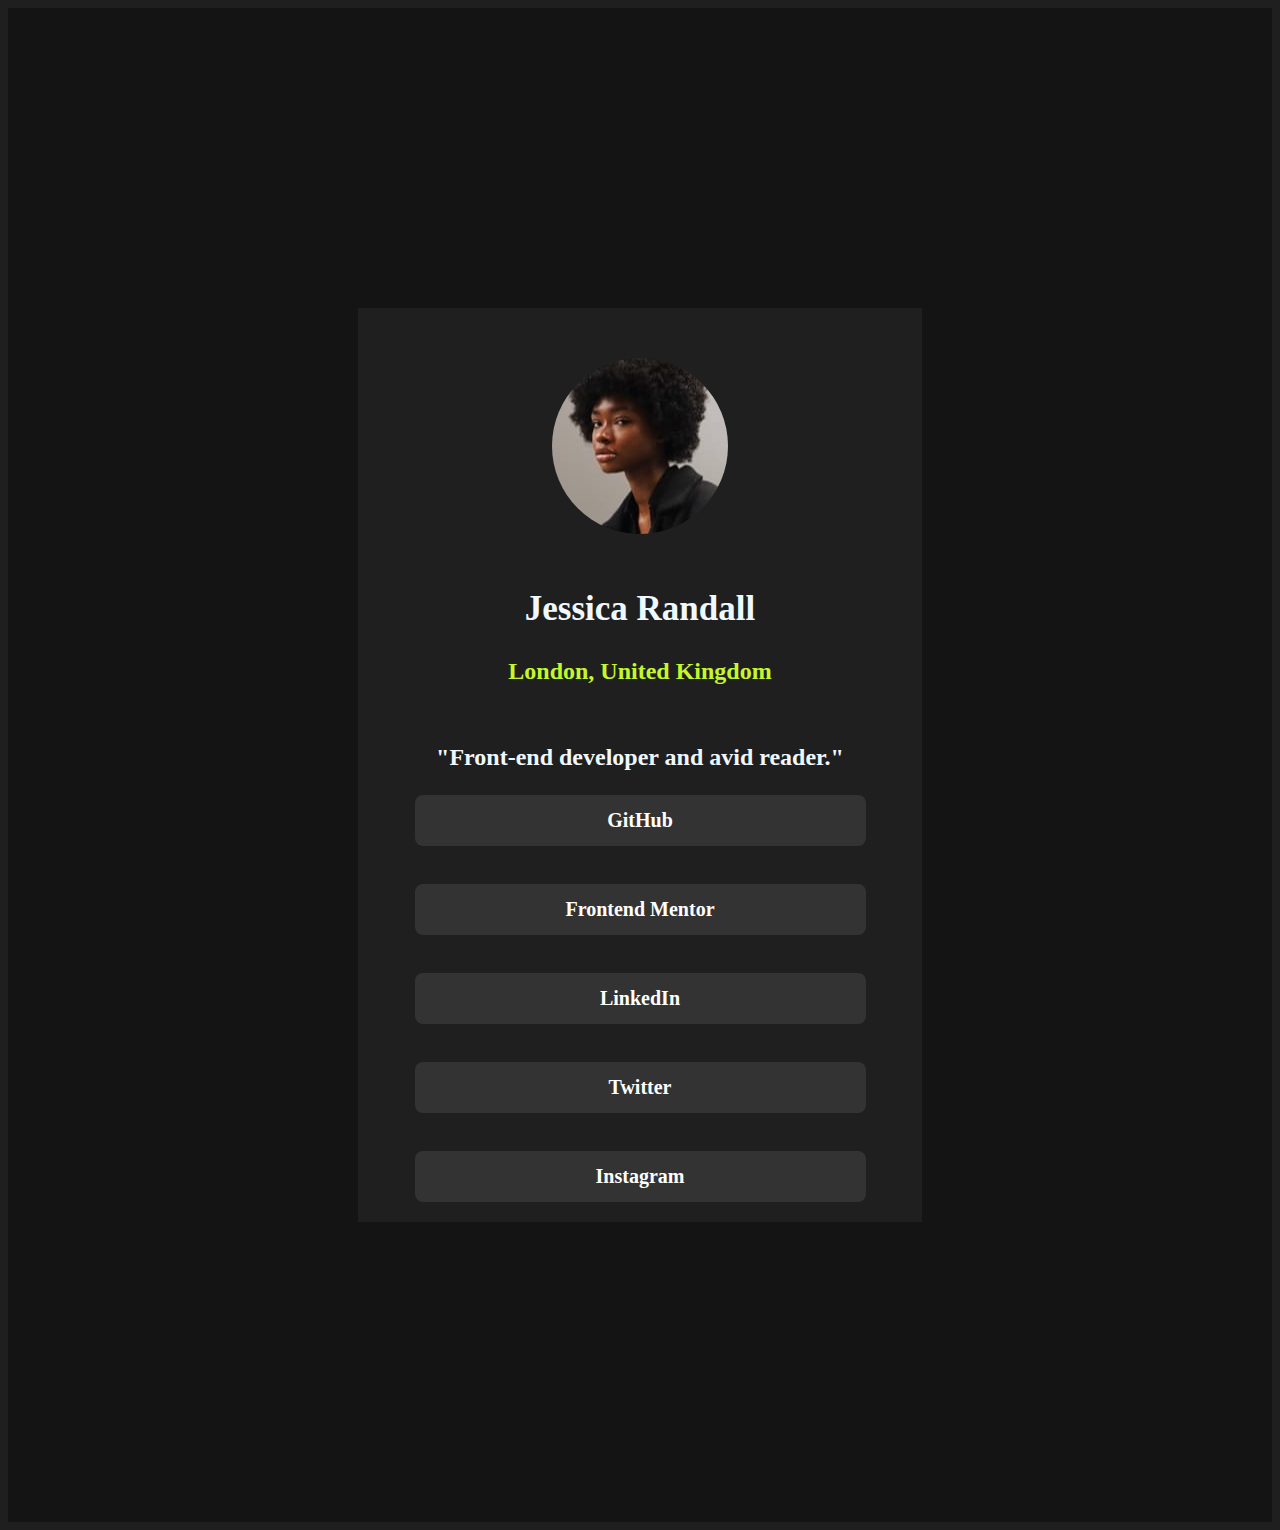
<file: 2. social_links_profile/index.html>
<!DOCTYPE html>
<html lang="en">
  <head>
    <meta charset="UTF-8" />
    <meta name="viewport" content="width=device-width, initial-scale=1.0" />
    <link rel="stylesheet" href="style.css" />
    <title>The Recepie Page</title>
  </head>

  <body>
 <img src="avatar-jessica.jpeg" class="pic" alt="Jessica Randall">   
  <h1>Jessica Randall</h1>
  <h3 class="place">London, United Kingdom</h3>
  <h3 class="info">"Front-end developer and avid reader."</h3>
  <div class="buttons">
    <a href="https://github.com/" target="_blank">GitHub</a>
    <br>
    <a href="https://frontendmentor.io/" target="_blank">Frontend Mentor</a>
    <br>
    <a href="https://linkedin.com/" target="_blank">LinkedIn</a>
    <br>
    <a href="https://twitter.com/" target="_blank">Twitter</a>
    <br>
    <a href="https://instagram.com/" target="_blank">Instagram</a>
  </div>
  </body>
</file>
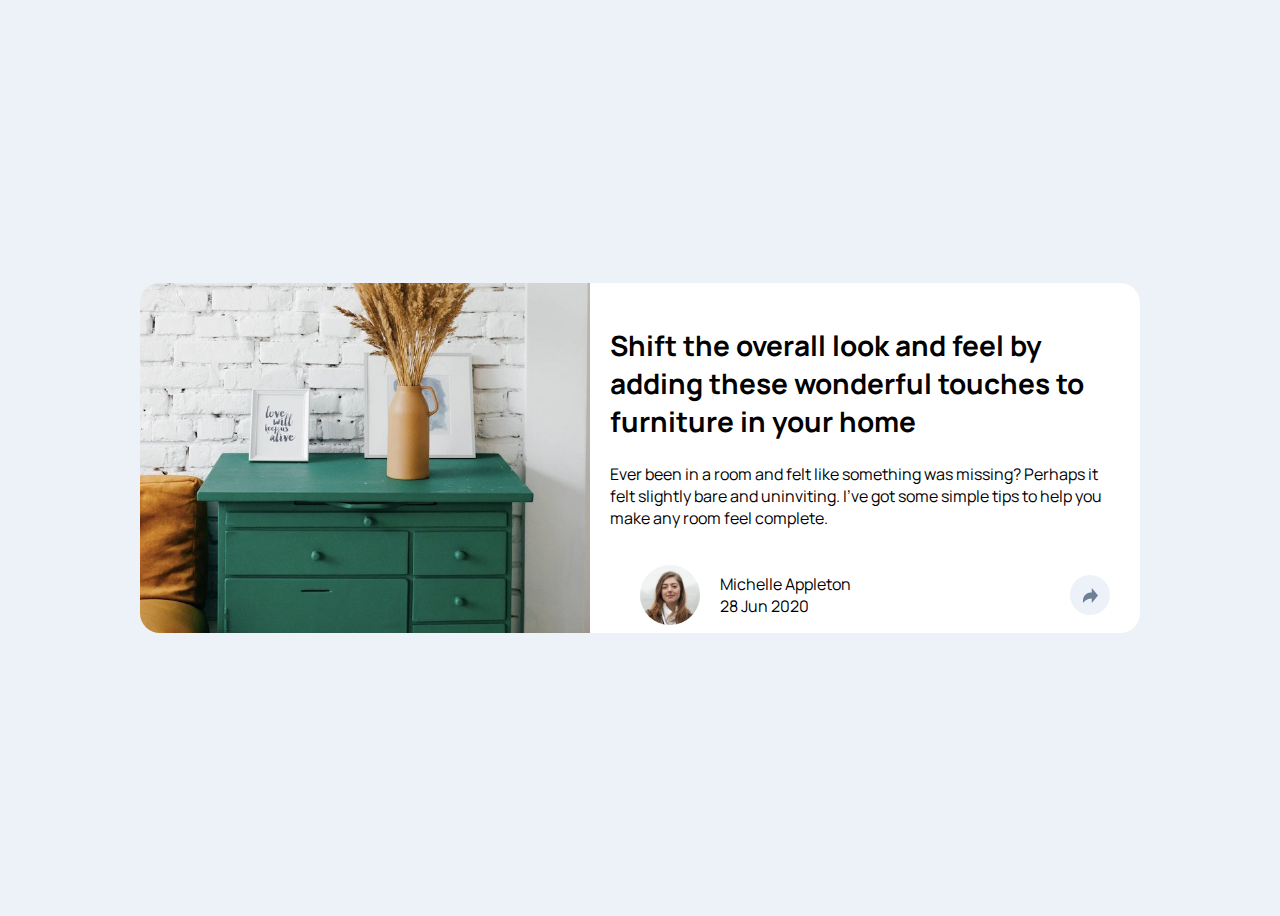
<file: article-preview-component/index.html>
<!DOCTYPE html>
<html lang="en">
<head>
    <meta charset="UTF-8">
    <meta name="viewport" content="width=device-width, initial-scale=1.0">
    <title>Article Preview Component</title>
    <link rel="stylesheet" href="style.css"/>
</head>
<body>
    <div class = "whole-box">
        <div class = "image">
            <img src="drawers.jpg">
        </div>
        <div class="content">
            <h2 class = "heading"> Shift the overall look and feel by adding these wonderful touches to furniture in your home</h2>
            <p class="text_content">
                Ever been in a room and felt like something was missing? Perhaps it felt slightly bare and uninviting. I’ve got some simple tips to help you make any room feel complete.
            </p>
            <div class="info">
                <div class = "user">
                <img class = "person" src = "avatar-michelle.jpg">
                <div class = "person_info">
                    <span>Michelle Appleton</span>
                    <span>28 Jun 2020</span>
                </div>
                </div>
                <div class = "share-cont">
                <button class = "btn">
                        <img src = "icon-share.svg" class = "share_pic">
                </button>    
                    <div class = "pop-up">
                    <span>Share</span>
                    <img src="icon-facebook.svg" alt="facebook">
                    <img src="icon-twitter.svg" alt="twitter">
                    <img src="icon-pinterest.svg" alt="pinterest">
                    </div>
                    </div>
            </div>
        </div>
    </div>
    <script src="script.js"></script>
</body>
</html>
</file>
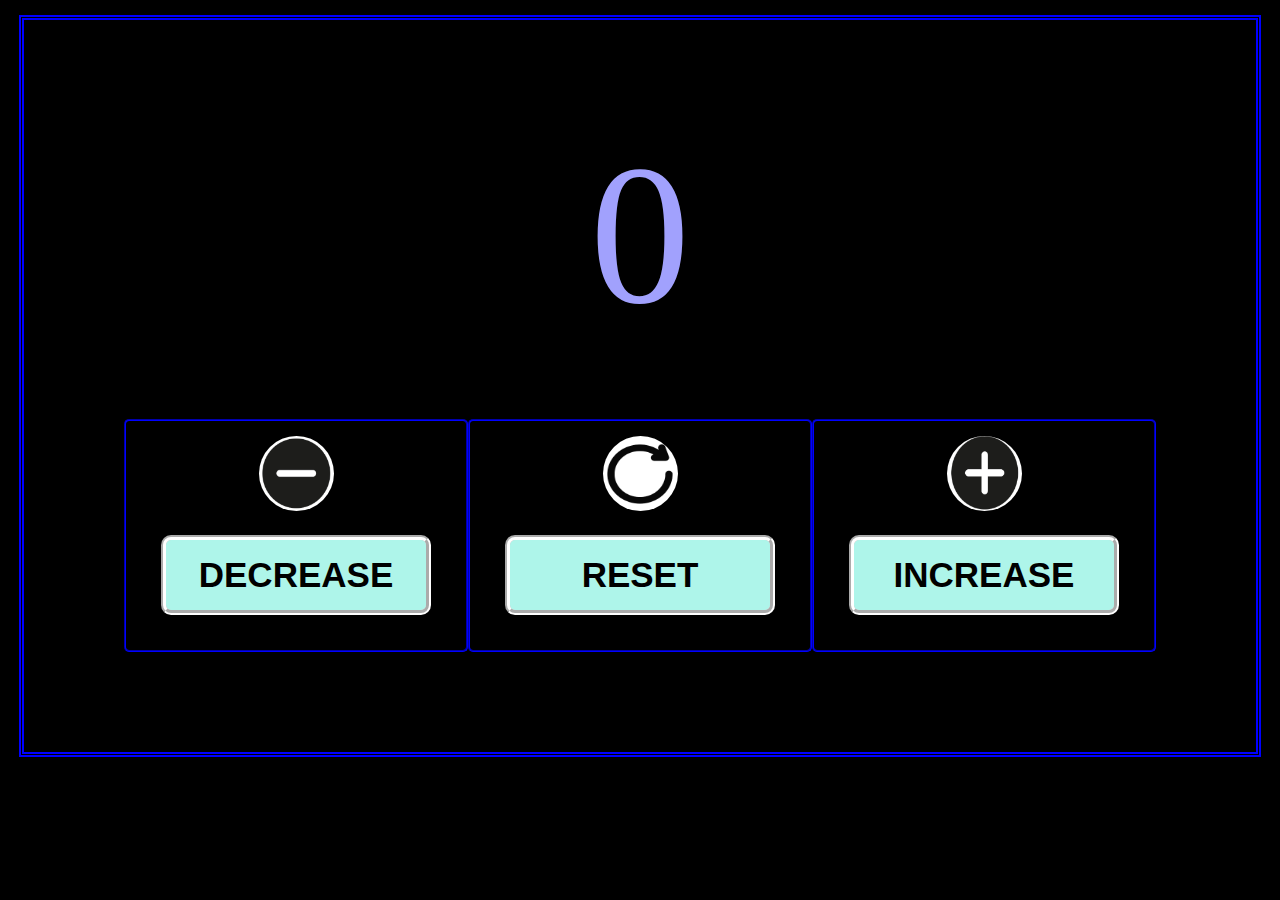
<file: Counter/index.html>
<!DOCTYPE html>
<html lang="en">
<head>
  <meta charset="UTF-8" />
  <meta name="viewport" content="width=device-width, initial-scale=1.0" />
  <link rel="stylesheet" href="style.css" />
  
  <title> Counter </title>
</head>
<body>
    <div class = " container ">
        <div class = "number">
            0
        </div>
        <div class = " buttons">
            <div class = "dec">
            <span>
                <img src = "minus.png" alt = " decrement sign" class = "decrease"/>
            </span>
            <span>
                <button class = "btn1">DECREASE</button>
            </span>
            </div>
            <div class = "res">
            <span>
                <img src = "reset.png" alt = "reset sign " class = " reset "/>
            </span>
            <span>
                <button class = "btn2">RESET</button>
            </span>
            </div>
            <div class = "inc">
            <span>
                <img src = "plus.png" alt = " increment sign " class = "increase"/>
            </span>
            <span>
                <button class = "btn3">INCREASE</button>
            </span>
            </div>
        </div>
    </div>
    <script src="script.js"></script>
</body>
</html>
</file>
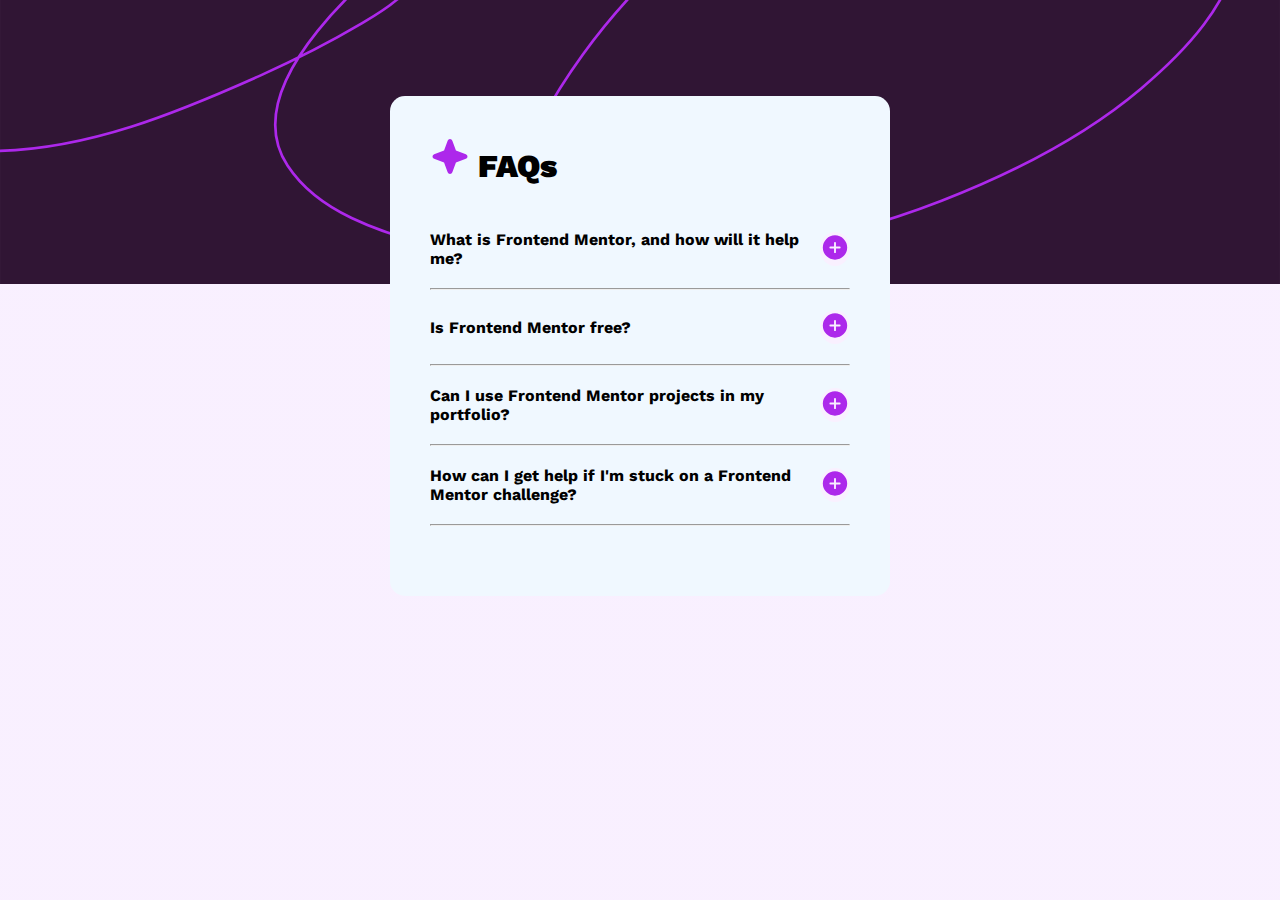
<file: FAQ - accordion/index.html>
<!DOCTYPE html>
<html lang="en">
<head>
  <meta charset="UTF-8" />
  <meta name="viewport" content="width=device-width, initial-scale=1.0" />
  <link rel="stylesheet" href="style.css" />
  <title>FAQ Accordion</title>
</head>
<body>
  <div class="whole-box">
    <h1 class="faqs">
      <img src="icon-star.svg" alt="star icon" class="star-icon" />
      <strong>FAQs</strong>
    </h1>

    <div class="questions">

      <div class="qa">
        <div class="question-row">
          <span class="question-text">What is Frontend Mentor, and how will it help me?</span>
          <button class="toggle-btn" aria-label="Toggle answer">
            <img src="icon-plus.svg" alt="Toggle answer" class="arrow-icon" />
          </button>
        </div>
        <div class="answer">
          Frontend Mentor offers realistic coding challenges to help developers improve their frontend coding skills with projects in HTML, CSS, and JavaScript. It's suitable for all levels and ideal for portfolio building.
        </div>
      </div>
      <hr>
      <div class="qa">
        <div class="question-row">
          <span class="question-text">Is Frontend Mentor free?</span>
          <button class="toggle-btn" aria-label="Toggle answer">
            <img src="icon-plus.svg" alt="Toggle answer" class="arrow-icon" />
          </button>
        </div>
        <div class="answer">
          Yes, Frontend Mentor offers both free and premium coding challenges, with the free option providing access to a range of projects suitable for all skill levels.
        </div>
      </div>
      <hr>
      <div class="qa">
        <div class="question-row">
          <span class="question-text">Can I use Frontend Mentor projects in my portfolio?</span>
          <button class="toggle-btn" aria-label="Toggle answer">
            <img src="icon-plus.svg" alt="Toggle answer" class="arrow-icon" />
          </button>
        </div>
        <div class="answer">
          Yes, you can use projects completed on Frontend Mentor in your portfolio. It's an excellent way to showcase your skills to potential employers!
        </div>
      </div>
      <hr>
      <div class="qa">
        <div class="question-row">
          <span class="question-text">How can I get help if I'm stuck on a Frontend Mentor challenge?</span>
          <button class="toggle-btn" aria-label="Toggle answer">
            <img src="icon-plus.svg" alt="Toggle answer" class="arrow-icon" />
          </button>
        </div>
        <div class="answer">
          The best place to get help is inside Frontend Mentor's Discord community. There's a help channel where you can ask questions and seek support from other community members.
        </div>
      </div>
      <hr>
    </div>
  </div>
  <script src="script.js"></script>
</body>
</html>
</file>
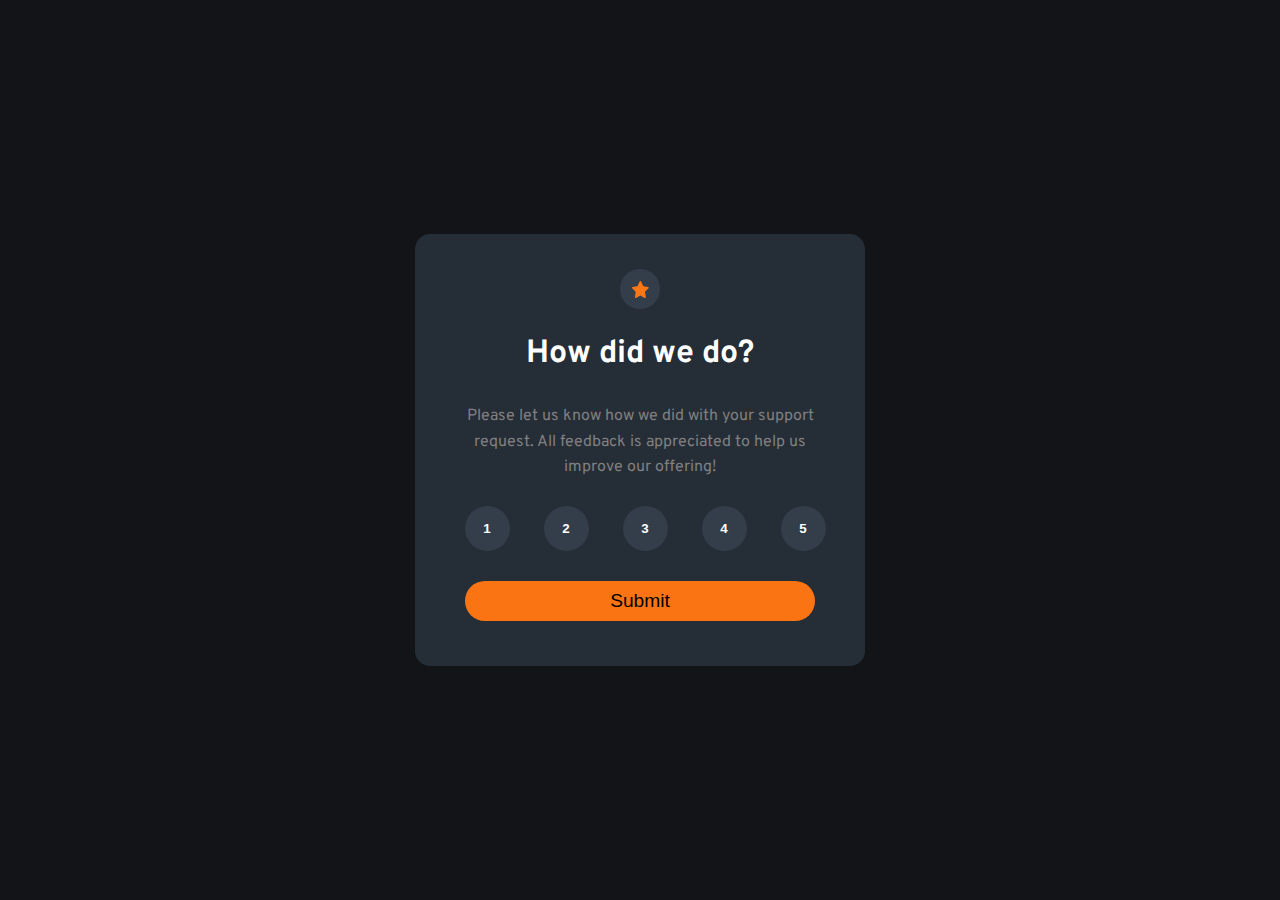
<file: interactive_rating_component/index.html>
<!DOCTYPE html>
<html lang="en">
<head>
    <meta charset="UTF-8">
    <meta name="viewport" content="width=device-width, initial-scale=1.0">
    <link rel="stylesheet" href="style.css" />
    <title>Interactive rating component</title>
</head>
<body>
    <div class = whole-box>
    <div class = "star-container">
    <img src = "icon-star.svg" class = star>
    </div>
    <h1 class = "question"> How did we do?</h1>
    <h4 class = "feedback">Please let us know how we did with your support request. All feedback is appreciated to help us improve our offering!</h4>
    <div class = "rating">
        <button class = "rate">1</button>
        <button class = "rate">2</button>
        <button class = "rate">3</button>
        <button class = "rate">4</button>
        <button class = "rate">5</button>
        
    </div>
    <button class = "btn">Submit</button>
    </div>

    <div class = "whole-box" style="display: none;" >
        <img src = "illustration-thank-you.svg" class = "thank-you-img">
        <p class = "result"> You selected X out of 5</p>
        <h1 class="thanks">Thank you!</h1>
        <p class = "bye">We appreciate you taking the time to give a rating. If you ever need more support, don’t hesitate to get in touch!</p>
    </div>

    <script src="script.js"></script>
</body>
</html>
</file>
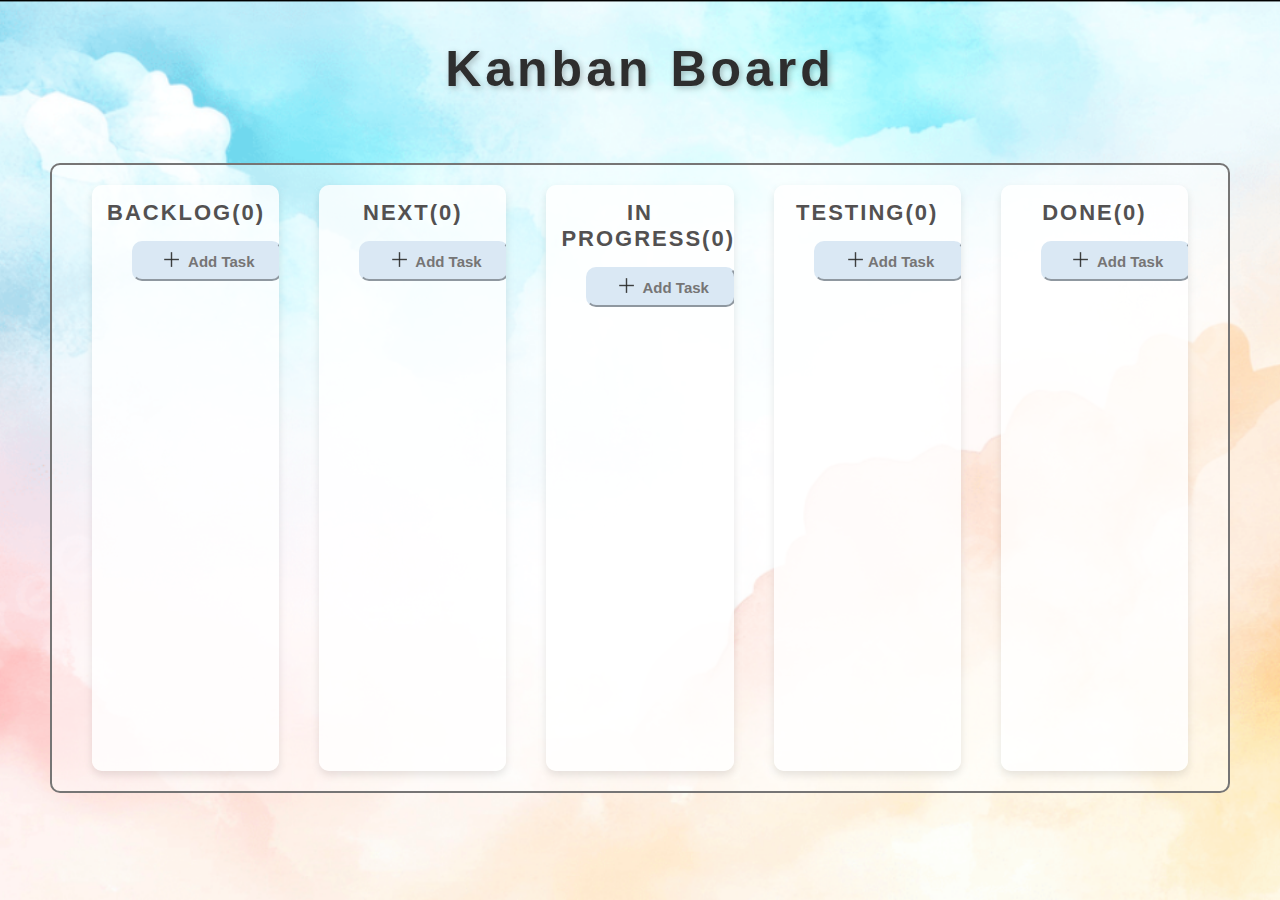
<file: kanban/index.html>
<!DOCTYPE html>
<html lang="en">
<head>
    <meta charset="UTF-8">
    <meta name="viewport" content="width=device-width, initial-scale=1.0">
    <title>Kanban Board</title>
    <link rel="stylesheet" href="style.css">
    <link rel="manifest" href="/manifest.json">
</head>
<body>
        <h1>Kanban Board</h1>

        <div class="board">
            <div class = "backlog">
                <div class = "heading">BACKLOG(<span class = "number1">0</span>)</div>
                <div class = "add-task">
                    <button class="add-text" id = "button1">
                        <img src="plus-icon.png" alt="Add Task Icon" class="add-icon">
                        Add Task
                        </button>                   
                </div>
                <div class="list1" id="backlog-tasks"></div>
            </div>
            <div class = "next">
                <div class = "heading">NEXT(<span class = "number2">0</span>)</div>
                <div class = "add-task">
                    <button class="add-text" id = "button2">
                        <img src="plus-icon.png" alt="Add Task Icon" class="add-icon">
                        Add Task
                    </button>                   
                </div>
                <div class="list2" id="next-tasks"></div>
            </div>
            <div class = "inprogress">
                <div class = "heading">IN PROGRESS(<span class = "number3">0</span>)</div>
                <div class = "add-task">
                    <button class="add-text" id = "button3">
                        <img src="plus-icon.png" alt="Add Task Icon" class="add-icon">
                        Add Task
                    </button>                    
                </div>
                <div class="list3" id="inprogress-tasks"></div>
            </div>
            <div class = "testing">
                <div class = "heading">TESTING(<span class = "number4">0</span>)</div>
                <div class = "add-task">
                    <button class="add-text" id = "button4">
                        <img src="plus-icon.png" alt="Add Task Icon" class="add-icon">Add Task
                   </button>                  
                </div>
                <div class="list4" id="testing-tasks"></div>
            </div>
            <div class = "done">
                <div class = "heading">DONE(<span class = "number5">0</span>)</div>
                <div class = "add-task">
                    <button class="add-text" id = "button5">
                        <img src="plus-icon.png" alt="Add Task Icon" class="add-icon">
                        Add Task  
                    </button>                 
                </div>
                <div class="list5" id="done-tasks"></div>
            </div>
        </div>
        <script src="script.js"></script>
</body>

</html>
</file>
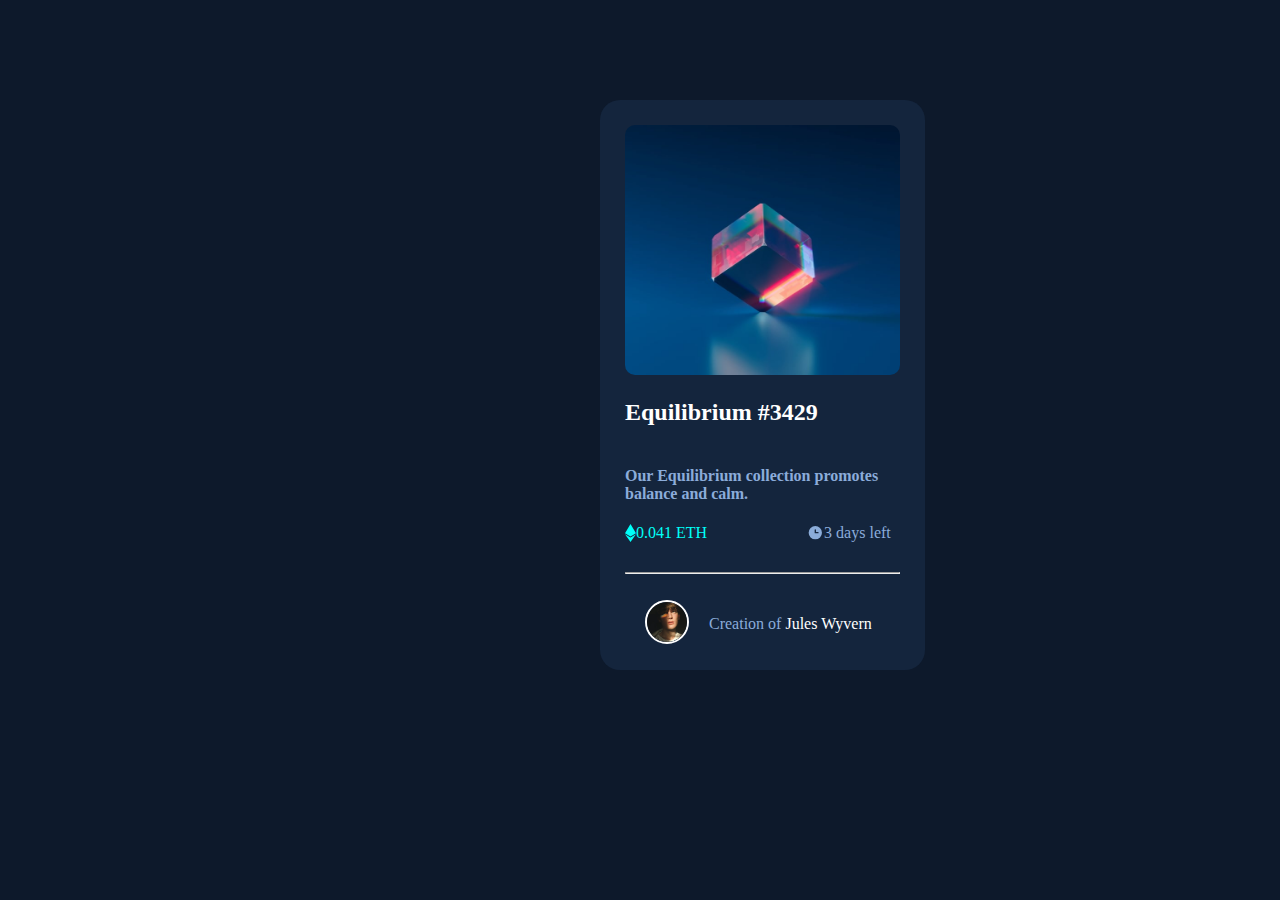
<file: nft_preview_card/index.html>
<!DOCTYPE html>
<html lang="en">
<head>
    <meta charset="UTF-8">
    <meta name="viewport" content="width=device-width, initial-scale=1.0">
    <title>Document</title>
    <link rel="stylesheet" href="style.css" />
</head>
<body>
    <div class = "whole" >
        <img src="image-equilibrium.jpg" class="main_img">
    <h2 class="colour">Equilibrium #3429</h2>
    <h4 style="color: hsl(215, 51%, 70%);"> Our Equilibrium collection promotes balance and calm.</h4>
    <div class="items">
        <div><img src="icon-ethereum.svg"></div>
        <div style="color: hsl(178, 100%, 50%);">0.041 ETH </div>
        <div> <img src="icon-clock.svg" class="clock"></div>
        <div style="color: hsl(215, 51%, 70%);">3 days left</div>
    </div>
    <br>
    <hr>
    <br>
    <div class="flex2">
        <div> <img src="image-avatar.png" class="person"></div>
        <div class="text"><span style="color: hsl(215, 51%, 70%);">Creation of</span>
              <span class="colour"> Jules Wyvern</span>
        </div>
    </div>
    </div>
</body>
</html>
</file>
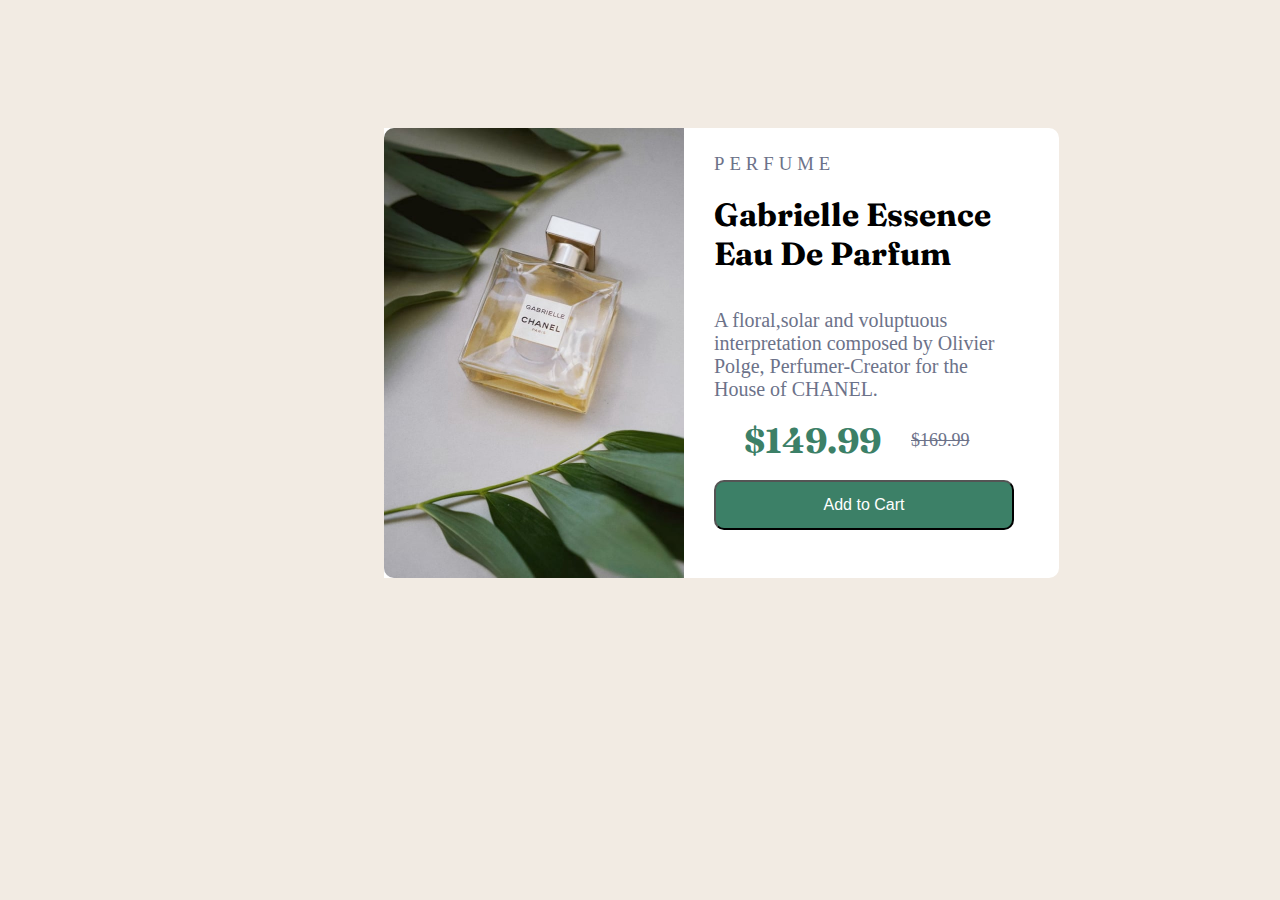
<file: product_preview_card/index.html>
<!DOCTYPE html>
<html lang="en">
<head>
    <meta charset="UTF-8">
    <meta name="viewport" content="width=device-width, initial-scale=1.0">
    <title>Document</title>
    <link rel="stylesheet" href="style.css" />
    <link href="https://fonts.googleapis.com/css2?family=Fraunces:wght@700&display=swap" rel="stylesheet">
</head>
<body>
    <div class="whole_content">  
    <div class="left">
        <img src="image-product-desktop.jpg" class="img" alt="product-image" height="450px" width="300px">
    </div>
    <div class="right">
        <h3 class="heading">PERFUME</h3>
        <h1 class="heading2">Gabrielle Essence Eau De Parfum</h1>
        <br>
        <br>
        <h4 class="heading1">A floral,solar and voluptuous interpretation composed by Olivier Polge, Perfumer-Creator for the House of CHANEL.</h4>
        <br>
        <div class="price">
            <h2 class="new_price">$149.99</h2>
            <h4 class="old_price"><del>$169.99</del></h4>
        </div>
        <br>
        <button class="button">Add to Cart</button>
    </div>
    </div>
</body>
</html>
</file>
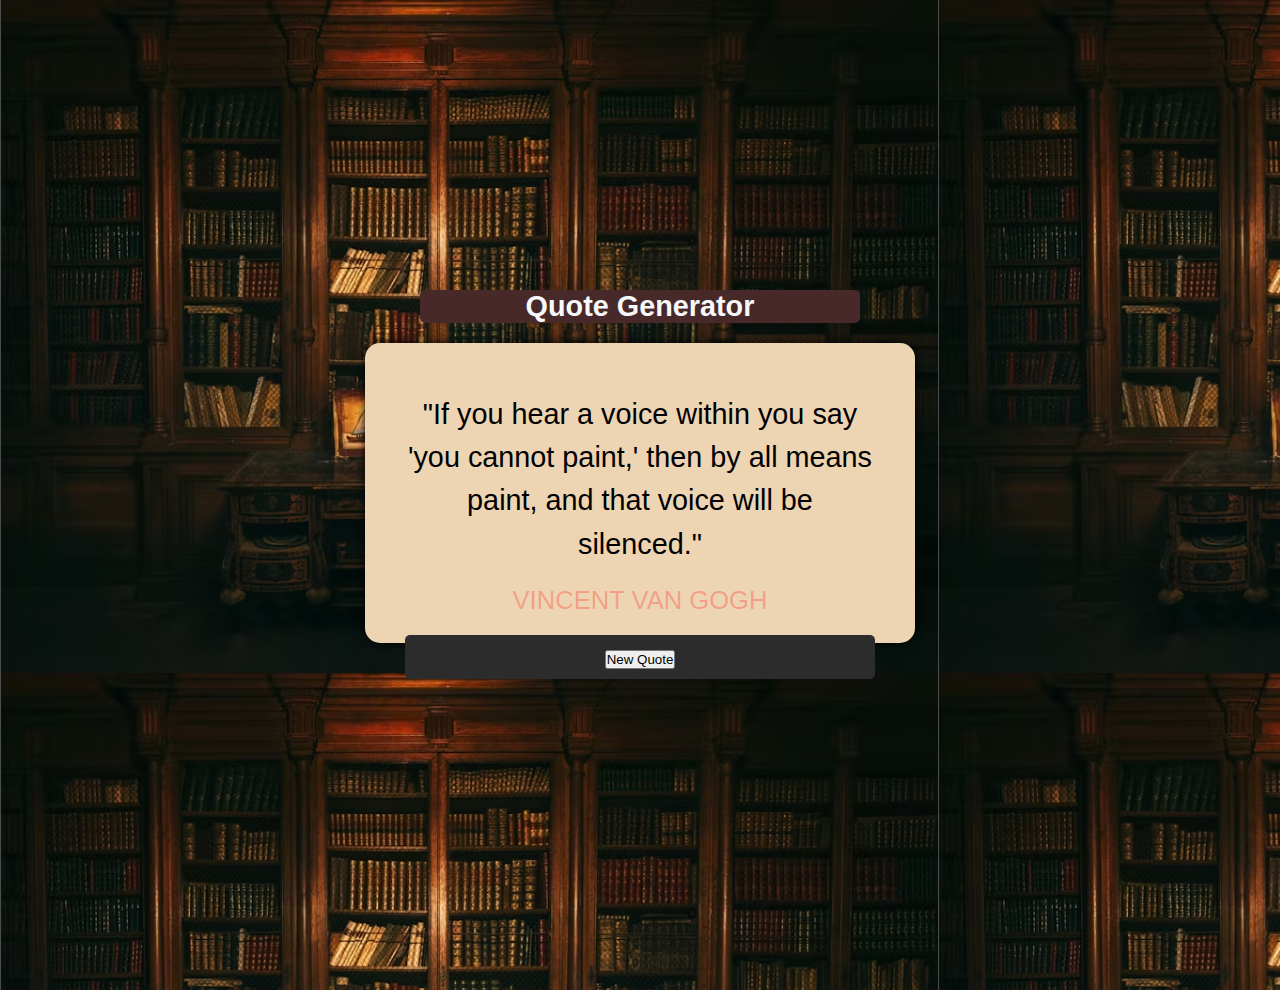
<file: quote_generator/index.html>
<!DOCTYPE html>
<html lang="en">
<head>
    <meta charset="UTF-8">
    <meta name="viewport" content="width=device-width, initial-scale=1.0">
    <link rel="stylesheet" href="style.css">
    <title>Quotes Generator</title>
</head>
<body>
    <div class = "container">
        <div class="header">
            <h2>Quote Generator</h2>
        </div>

        <div class = "main-content">
            <div class="text">
                <span class = "quote">
                    "If you hear a voice within you say 'you cannot paint,' then by all means paint, and that voice will be silenced."
                </span>
            </div>
            <div class = "person">   Vincent Van Gogh     </div>
            <div class="button">
                <button id="new_quote">New Quote</button>
            </div>
    </div>
</div>
    <script src="script.js"></script>
</body>
</html>
</file>
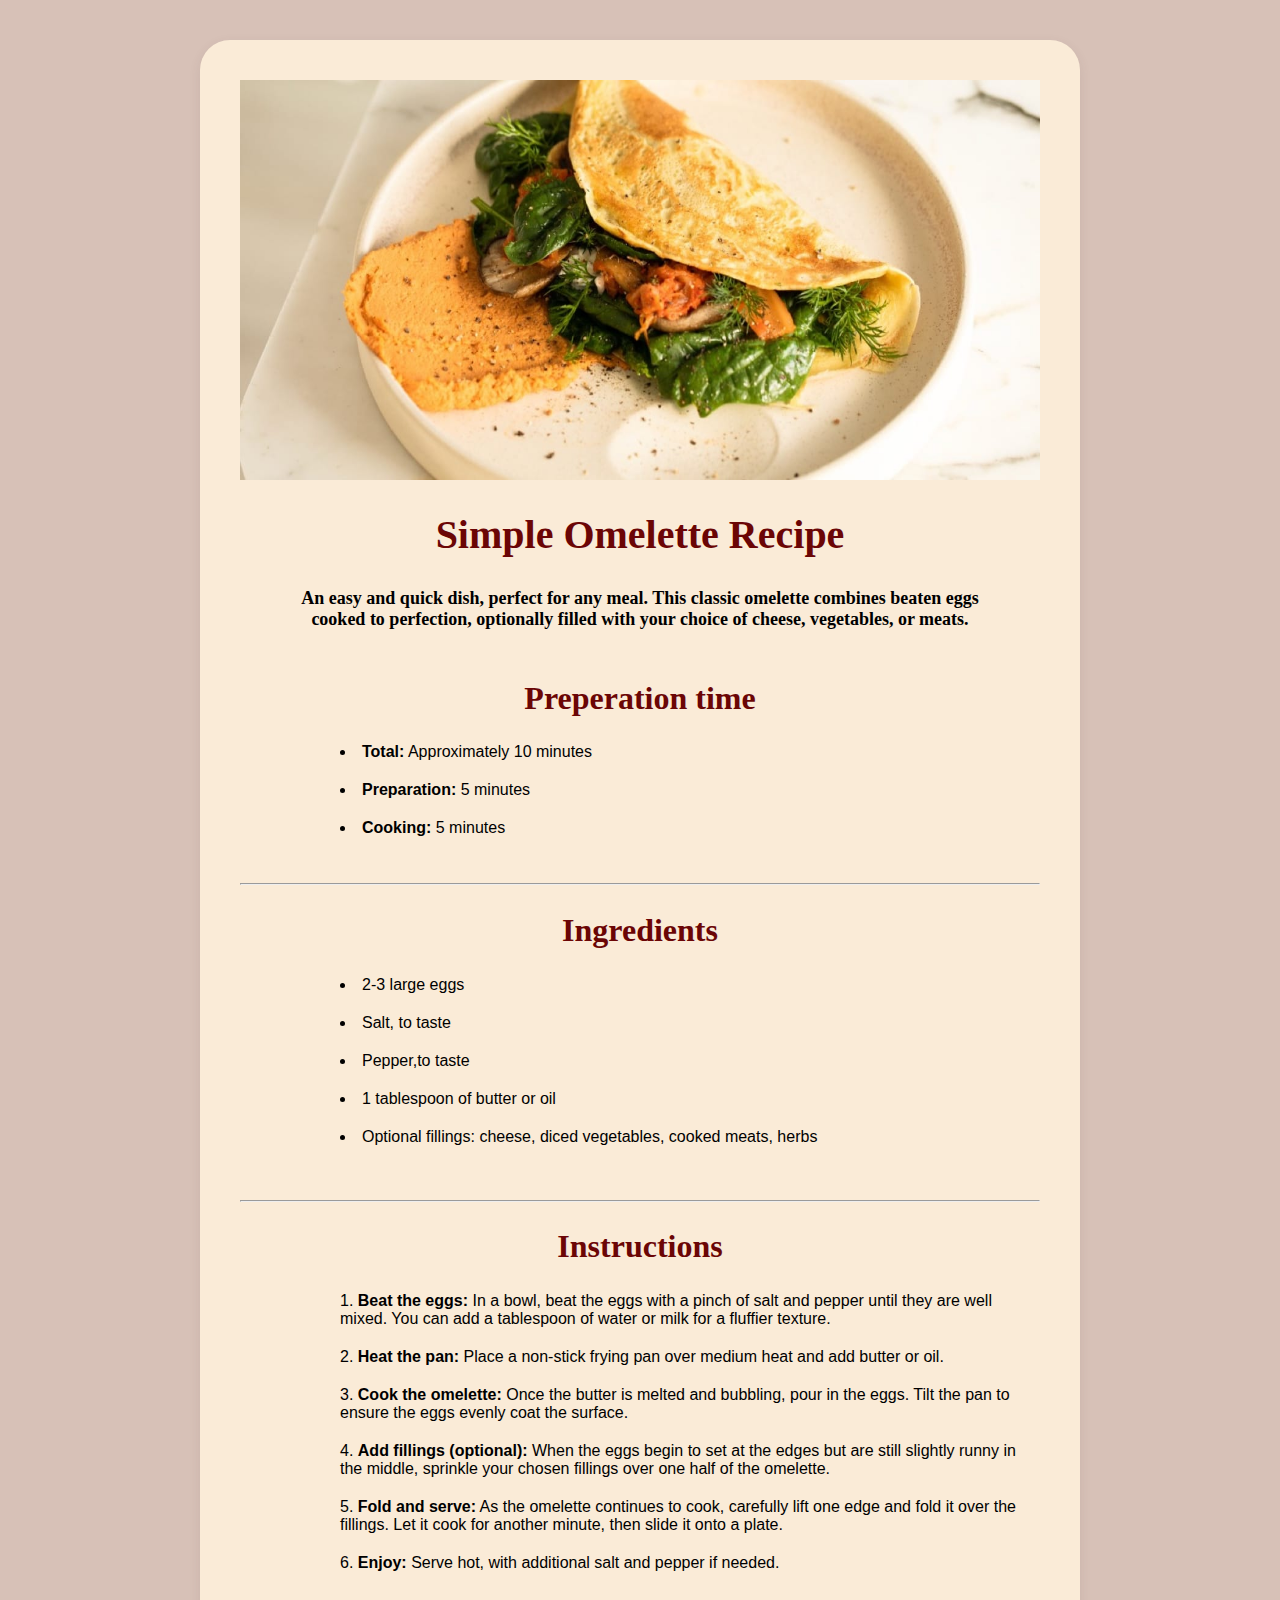
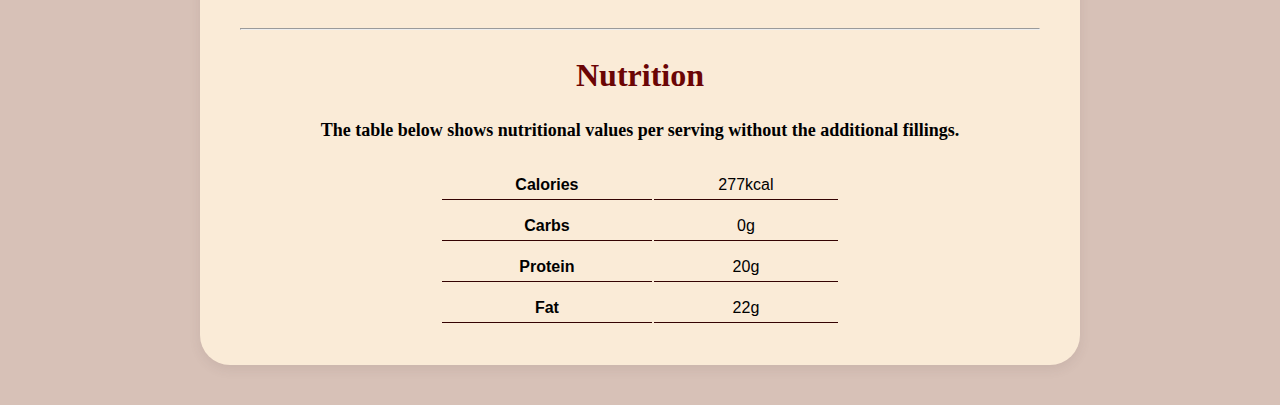
<file: recipe-page/index.html>
<!DOCTYPE html>
<html lang="en">
  <head>
    <meta charset="UTF-8" />
    <meta name="viewport" content="width=device-width, initial-scale=1.0" />
    <link rel="stylesheet" href="style.css" />
    <title>The Recepie Page</title>
  </head>
  <body>
    <div class="box">
    <img src="./image-omelette.jpeg" height="400" width="800" alt="A mouth watering omelette!">
    
    <h1 style="margin-bottom: 30px;">Simple Omelette Recipe</h1>

    <h3 >An easy and quick dish, perfect for any meal. This classic omelette combines beaten eggs<br>
cooked to perfection, optionally filled with your choice of cheese, vegetables, or meats. </h3>

    <h2 style="margin-top: 50px;" style="margin-bottom: 60px;">Preperation time </h2>
        <ul >
            <li><b>Total:</b> Approximately 10 minutes</li>
            <li><b>Preparation:</b> 5 minutes </li>
            <li><b>Cooking:</b> 5 minutes </li>
        </ul>
        <br>
<hr>
<br>
    <h2 style="margin-top: 1px;">Ingredients</h2>
        <ul>
            <li>2-3 large eggs</li>
            <li>Salt, to taste</li>
            <li>Pepper,to taste </li>
            <li>1 tablespoon of butter or oil </li>
            <li>Optional fillings: cheese, diced vegetables, cooked meats, herbs</li>
            <br>
        </ul>
    <hr>

    <h2>Instructions </h2>
    <ol class="space">
        <li><b>Beat the eggs:</b> In a bowl, beat the eggs with a pinch of salt and pepper until they are 
well mixed. You can add a tablespoon of water or milk for a fluffier texture.</li>
        <li><b>Heat the pan:</b> Place a non-stick frying pan over medium heat and add butter or oil. </li>
        <li><b>Cook the omelette:</b> Once the butter is melted and bubbling, pour in the eggs. Tilt the 
pan to ensure the eggs evenly coat the surface.</li>
        <li><b>Add fillings (optional):</b> When the eggs begin to set at the edges but are still slightly 
runny in the middle, sprinkle your chosen fillings over one half of the omelette.</li>
        <li><b>Fold and serve:</b> As the omelette continues to cook, carefully lift one edge and fold it 
over the fillings. Let it cook for another minute, then slide it onto a plate.</li>
        <li><b>Enjoy:</b> Serve hot, with additional salt and pepper if needed.</li>
    </ol>
    <br>
    <hr>
    <h2>Nutrition</h2>
    <h3>The table below shows nutritional values per serving without the additional fillings.</h3>
    <table class=ab>
       <tr>
    <td><strong>Calories</strong></td><td>277kcal</td>
       </tr>
       <tr>
    <td><strong>Carbs</strong></td>    <td>0g</td>
       </tr>
       <tr>
    <td><strong>Protein</strong></td>    <td>20g</td>
       </tr>
       <tr>
    <td><strong>Fat</strong></td>    <td>22g</td>
       </tr>
    </table>
    </div>
  </body>
  </html>
</file>
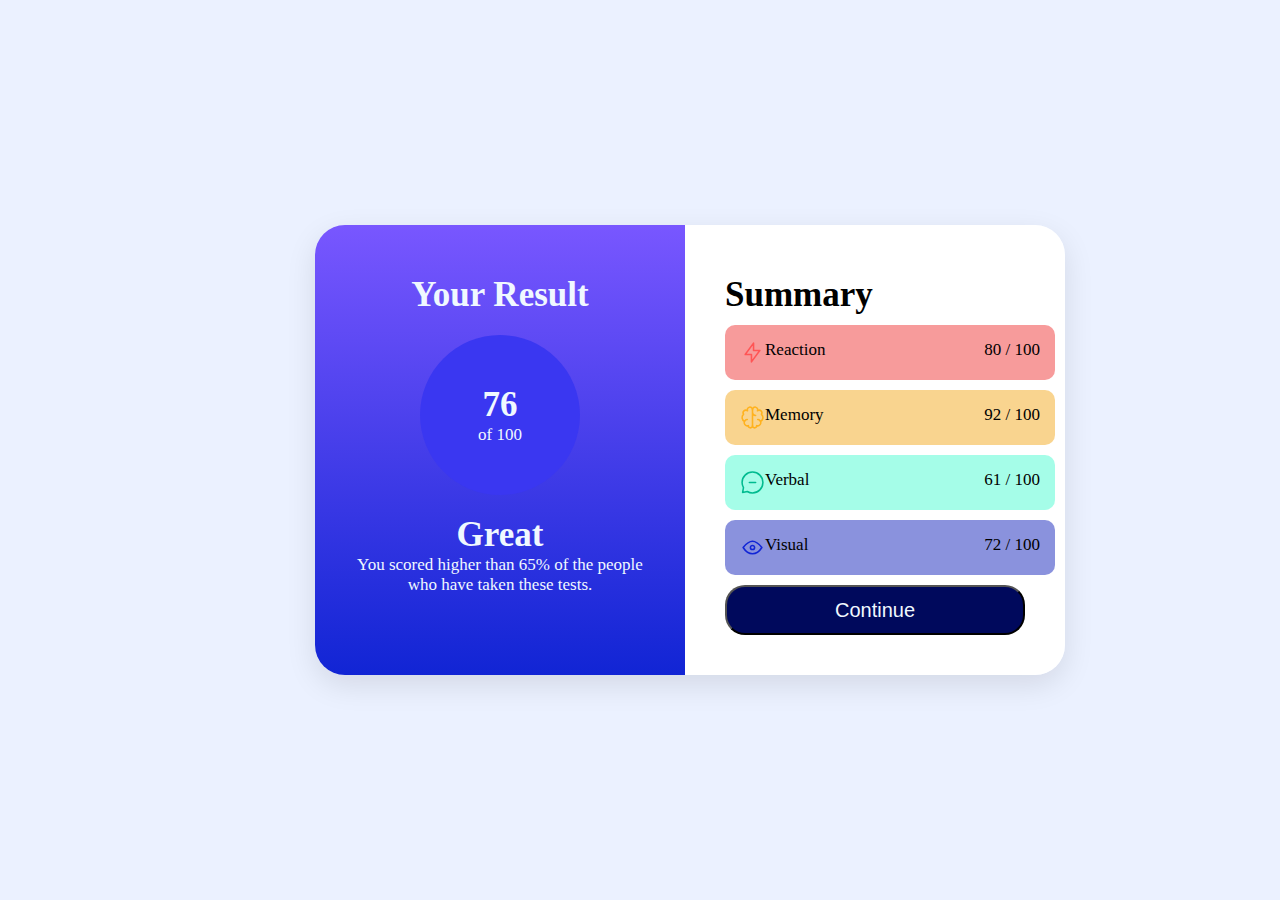
<file: result_summary/index.html>
<!DOCTYPE html>
<html lang="en">
<head>
    <meta charset="UTF-8">
    <meta name="viewport" content="width=device-width, initial-scale=1.0">
    <link rel="stylesheet" href="style.css">
    <title>Results Summary</title>
</head>
<body>
    <div class="cont">
    <div class="left">
         <h1 style ="font-size: 35px;">Your Result</h1>
         <div class="score-circle"></div>
         <div class="circle">
            <h3 style ="font-size: 35px;" >76</h3>
            <p style = "font-size: 17px;">of 100</p>
         </div>
         <h1 style ="font-size: 35px;">Great</h1>
         <p style ="font-size: 17px;">You scored higher than 65% of the people who have taken these tests.</p>
    </div>
    <div class="right">

        <h1 style="text-align: left; font-size: 35px;" >Summary</h1>

        <div class="summary-item1">
            <img src="icon-reaction.svg"alt="Reaction icon">
            <div class="text">
            <span class="title"> Reaction</span>
             <span class="score">80 / 100</span>
            </div>
        </div>
      
    <div class="summary-item2">
        <img src="icon-memory.svg"alt="Memory icon">
        <div class="text">
            <span class="title"> Memory</span>
             <span class="score">92 / 100</span>
        </div>
      </div>

     <div class="summary-item3">
        <img src="icon-verbal.svg"alt="Verbal icon">
          <div class="text">
            <span class="title"> Verbal</span>
             <span class="score">61 / 100</span>
        </div>
      </div>

     <div class="summary-item4">
        <img src="icon-visual.svg"alt="Visual icon">
        <div class="text">
            <span class="title"> Visual</span>
             <span class="score">72 / 100</span>
        </div>
        </div>
     
        
        <button class="bttn"><span class="bttn_txt">Continue</span></button>
        </div>   
    </div>
    
</body>
</html>
</file>
<file: 2. social_links_profile/style.css>
body{
    border-top: 300px solid hsl(0, 0%, 8%);
    border-bottom: 300px solid hsl(0, 0%, 8%);
    border-right: 350px solid hsl(0, 0%, 8%);
    border-left: 350px solid hsl(0, 0%, 8%);
    background-color:hsl(0, 0%, 12%);
}
.pic{
    border-radius: 100%;
     display: block;
     margin-top: 50px;
    margin-left: auto;
    margin-right: auto;
}
h1{
    font-size: 35px;
    padding-top: 50px;
    text-align: center;
    margin: 5px;
    color: aliceblue;
}
.info{
    font-size: 24px;
    text-align: center;
    color: aliceblue;
}
.place{
    font-size: 24px;
     text-align: center;
    padding-top: 5px;
    padding-bottom: 35px;
    color: hsl(75, 94%, 57%);
}
.buttons a{
    font-size: 20px;
    width: 75%;
    display:block;
    background-color: hsl(0, 0%, 20%);
    color: white;
    text-align: center;
    padding: 14px;
    margin:0px auto ;
    margin-bottom:20px ;
    border-radius: 8px;
    font-weight: bold;
    text-decoration: none;
}
.buttons a:hover {
  background-color: hsl(75, 94%, 57%);
  color: black;
}
</file>
<file: article-preview-component/style.css>
@import url('https://fonts.googleapis.com/css2?family=Manrope&display=swap');
*{
    border: 0;
    padding: 0;
    box-sizing: border-box;
}

body{
    display: flex;
    justify-content:center;
    align-items: center;
    font-family: 'Manrope',sans-serif;
    background-color: hsl(210, 46%, 95%);
    min-height: 100vh;
}

.whole-box{
    display:flex;
    height: auto;
    height: 350px;
    width: 1000px;
    overflow: hidden;
}

.image img{
    height: 350px;
    width: 450px;
    border-top-left-radius: 20px;
    border-bottom-left-radius: 20px;
}

.person{
    height: 60px;
    width:60px;
    margin-left: 30px;
    border-radius: 50% ;
    margin: 20px;
}

.content{
    background-color: white;
    padding: 20px;
    border-top-right-radius: 20px;
    border-bottom-right-radius: 20px;
}

.info{
    display: flex;
    justify-content: space-between;
    align-items: center;
    margin: 10px;
}

.user {
  display: flex;
  align-items: center;
}

.btn{
    background-color: hsl(210, 46%, 95%);
    border: none;
    cursor: pointer;
    height: 40px;
    width: 40px;
    border-radius: 50%;
    display: flex;
    justify-content: center;
    align-items: center;
}

.btn:hover {
  background-color: hsl(212, 23%, 69%);
}

.person_info{
    display: flex;
    flex-direction: column;
    justify-content: center;
}

.share_pic{
    width: 15px;
    height:15px;
}

.pop-up{
    display: none;
  position: absolute;
  bottom: 60px;
  right: 0;
  background-color: hsl(217, 19%, 35%);
  color: white;
  padding: 10px 20px;
  border-radius: 10px;
  gap: 10px;
  align-items: center;
  z-index: 10;}

.pop-up::after{
    content: "";
  position: absolute;
  bottom: -10px;
  right: 20px;
  border-width: 10px;
  border-style: solid;
  border-color: hsl(217, 19%, 35%) transparent transparent transparent;
}

.share-cont{
    position: relative;
}

.heading{
    font-size: 28px;
}
</file>
<file: Counter/style.css>
*{
    border: 0;
    margin: 0;
    box-sizing: border-box;
}

body{
    background-color: black;
    justify-content: center;
    display: flex;
    align-items: center;
}

.number{
    font-size: 200px;
    text-align: center;
    color: rgb(161, 161, 253);
    margin-bottom: 60px;
    transition: color 0.3s ease;
}
.container{
    margin: 15px;
    padding:100px;
    display: flex;
    flex-direction: column;
    border-width: 5px;
    border-style:double;
    border-color:rgb(0, 0, 255);

}
.buttons{
    display: flex;
    flex-direction: row;
}
.dec,.inc,.res{
    display: flex;
    flex-direction: column;
    justify-content: center;
    align-items: center;
    border-style:groove;
    border-width: 2px;
    border-radius: 5px;
    border-color:rgb(0, 0, 255);
    margin-top:10px;
    padding: 15px;
}
.decrease,.increase,.reset{
    height:75px;
    width:75px;
    border-radius: 50px;
}
.btn1,.btn2,.btn3{
    width:270px;
    height: 80px;
    padding: 12px;
    font-size: 35px;
    font-weight: 600;
    border-radius: 10px;
    margin: 20px;
    background-color: rgb(174, 245, 234);
    border-style:groove;
    border-color: white;
    border-width: 5px;
}

.btn1:hover,.btn2:hover,.btn3:hover{
    background-color: rgb(0, 255, 217);
}

.number:hover{
    color: rgb(136, 0, 255);
}
</file>
<file: FAQ - accordion/style.css>
@import url('https://fonts.googleapis.com/css2?family=Work+Sans&display=swap');
* {
  margin: 0;
  padding: 0;
  box-sizing: border-box;
}

body {
  height: 100vh;
  font-family: 'Work Sans', sans-serif;
  background-image:
    url('background-pattern-desktop.svg'),
    linear-gradient(to bottom, hsl(275, 100%, 97%) 33%, hsl(275, 100%, 97%) 33%);
  background-repeat: no-repeat;
   background-position: top;
  background-size: 100% auto;
  background-color: hsl(275, 100%, 97%);
  display: flex;
  justify-content: center;
  align-items: flex-start;
  padding: 6rem 1.5rem;
  
}

.whole-box{
    background-color: aliceblue;
    border-radius: 15px;
    width:500px;
    height:500px;
    padding: 40px;
}
.faqs{
    font-weight:1000 ;
    padding-bottom: 25px;
}
.toggle-btn{
    background-color:hsl(275, 100%, 97%) ;
    border: 0cap;
    border-radius: 100%;
}

.question-row{
    padding-top: 20px;
    padding-bottom: 20px;
    font-weight: 700;
    display: flex;
    align-items: center;
    justify-content: space-between;
}

.question-text{
    font-weight: bold;
}

.question-row:hover .question-text {
  color: hsl(292, 100%, 45%);
}

.answer{
  display: none;
    font-size : 16px;
    padding-bottom: 10px;
}

.answer.show {
  display: block;
}
</file>
<file: interactive_rating_component/style.css>
@import url('https://fonts.googleapis.com/css2?family=Overpass&display=swap');


*{
    border: 0;
    margin: 0;
    box-sizing: border-box;
}

body{
    height: 100vh;
    background-color:  hsl(216, 12%, 8%);
    justify-content: center;
    display: flex;
    align-items: center;
}

.whole-box{
    width:450px;
    padding: 25px;
    color: white;
    border-radius: 15px;
    background-color: hsl(213, 19%, 18%);
    font-family: 'Overpass', sans-serif;
    display: flex;
    flex-direction: column;
    align-items: center;
    justify-content: center;
    text-align: center; 
}

.star-container{
    border-radius: 50%;
    background-color:  hsl(215, 18%, 25%);
    width: 40px;
  height: 40px;
  display: flex;
   justify-content: center;
    align-items: center;
    margin: 10px;
}

.star{
    height: 17px;
    width: 17px;
}

.question{
    margin: 15px;
    font-weight: 700;
}

.feedback{
    margin: 15px;
    line-height: 1.6;;
    font-weight: 400;
    color: gray;
}
.rate:hover{
background-color: hsl(25, 97%, 53%);
}
.rate{
    background-color: hsl(215, 18%, 25%);
    height: 45px;
    width: 45px;
    color: white;
    border-radius: 50%;
    margin: 10px;
    margin-left: 20px;
    align-items: center;
    font-weight: 700;
}

.btn{
    height: 40px;
    width: 350px;
    border-radius: 20px;
    font-weight: 500;
    font-size: larger;
    margin: 20px;
    background-color: hsl(25, 97%, 53%);
}

.btn:hover{
    background-color: white;
}


.thank-you-img{
    height:100px;
    width: 150px;
    margin: 20px;
}
.result{
    padding: 10px;
    padding-left: 17px;
    background-color: hsl(215, 18%, 25%) ;
    margin: 20px;
    width: 200px;
    height: 40px;
    border-radius: 15px;
    color:  hsl(25, 97%, 53%);
}

.thanks{
    font-weight: 700;
    margin: 10px;
}
.bye{
    line-height: 1.6;;
    font-weight: 400;
    color: gray;
    margin: 10px;
}
</file>
<file: kanban/style.css>
*{
    margin:0;
    padding:0;
     box-sizing: border-box;
}

body{
    font-family: Arial, Helvetica, sans-serif;
    background: url(background.png) no-repeat center center fixed;
    background-size: cover;
    color: #403f3f;
    display: flex;
    flex-direction: column;
    justify-content: center;
    align-content: center;
    letter-spacing: 2px;
}
h1{
    margin-bottom: 15px;
    letter-spacing: 4px;
     font-weight: 700;
     font-family: "Poppins", sans-serif;
     text-shadow: 2px 2px 6px rgba(0,0,0,0.25); 
    color: #2e2e2e;
    font-size: 50px;
    text-align: center;
    padding-top: 40px;    
}
.board{
    display: flex;
    flex-direction:row ;
    justify-content: center;
    align-items: center;
    border-color: #767575;
    border-width: 2px;
    border-radius: 10px;
    border-style: solid;
    background-color: rgba(255, 255, 255, 0.5);
    padding: 20px;
    margin: 50px;
    height: 70vh;    
    overflow: hidden;
}
.backlog, .next, .inprogress, .testing, .done{
    background-color: rgba(255, 255, 255, 0.8);
    border-radius: 10px;
    box-shadow: 0 4px 8px rgba(0, 0, 0, 0.1);
    height: auto;
    width: 20%;
    margin: 20px;
    padding: 15px;
    height: 100%;             
    overflow-y: auto;         
    overflow-x: hidden;        
    scrollbar-width: thin;  
}
 .backlog:hover, .next:hover, .inprogress:hover, .testing:hover,.done:hover{
    box-shadow: 0 6px 12px rgba(0, 0, 0, 0.315);
}
.heading{
    font-size: 22px;
    font-weight: 600;
    color: #535151;
    margin-bottom: 15px;
    text-align: center;
}
.add-icon{
    margin-left: 5px;
    margin-right: 5px;
    height: 15px;
    width: 15px;
}
.add-text{
    margin-left:25px ;
    font-size: 15px;
    font-weight: 600;
    border-radius: 10px;
    background-color: rgb(218, 232, 244);
    border-color:rgb(218, 232, 244) ;
    height: 40px;
    width: 150px;
    color: #767575;
    cursor: pointer;
}
.add-text:hover{
    background-color: rgb(200, 220, 235);
}
.task-box {
    background: white;
    border-radius: 8px;
    padding: 10px;
    margin-top: 10px;
    box-shadow: 0 2px 6px rgba(0,0,0,0.2);
    font-size: 14px;
    width: 200px;         
    box-sizing: border-box;
}
.task-box:hover {
    box-shadow: 0 4px 12px rgba(0,0,0,0.3);
    transform: translateY(-2px);
    transition: all 0.2s ease-in-out;
}
.task-title {
    font-weight: bold;
    font-size: 15px;
    margin-bottom: 6px;
    word-wrap:break-word;
    overflow-wrap: break-word;
    white-space: normal;
    color: #333;
    outline: none;
    cursor: text;
}

.task-title:focus {
    background-color: rgba(0, 0, 0, 0.05);
    border-radius: 5px;
}
</file>
<file: nft_preview_card/style.css>
body{
    background-color: hsl(217, 54%, 11%);
    margin: 0;
    padding: 100px 550px 100px 600px;
    
}
.whole{
    background-color: hsl(216, 50%, 16%);
    height:520px;
    width:275px;
    border-radius: 20px;
    margin: 0;
    padding: 25px;
    
}
.main_img{
    height:250px;
    width:275px;
    border-radius: 10px;
}
.clock{
    padding-left: 100px;
}
.items{
    display: flex;
}
.person{
    height:40px;
    width:40px;
    border: 2px solid white;
    border-radius: 100%;
    margin-left: 20px;
    margin-right: 20px;
}
.flex2{
    display: flex;
}
.text{
    align-self: center;
}
.colour{
    color: white;
    display: inline-block; 
}
.colour:hover{
    color: hsl(178, 100%, 50%);
    cursor: pointer;
}
</file>
<file: product_preview_card/style.css>
*{
    margin:0;
    padding:0;
}
body{
    background-color: hsl(30, 38%, 92%);
    padding-left: 30%;
    padding-top: 10%;

}
.whole_content{
    display:flex;
    align-self: center;
    background-color: white;
    height: 450px;
    width: 675px ;
    border-radius: 0px 10px 10px 0px;
}
.right{
    padding-top: 25px;
    padding-left: 30px;
    padding-right: 30px;
}
.img{
    border-radius: 10px 0px 0px 10px;
}
.heading2 {
  font-family: "Fraunces", serif;
  font-weight: 700;
  padding-top: 20px;
}
.heading,.heading1 {
  font-family: "Montserrat",serif;
  font-weight: 500;
  color: hsl(228, 12%, 48%);
}
.heading{
  letter-spacing: 5px;
}
.heading1{
    font-size: 20px;
    font-family: "Montserrat",serif;
  font-weight: 500;
  padding-right: 15px;
}
.price{
    display:flex;
    align-items: center;
}
.button{
    height: 50px;
    width:300px;
   padding: 0 20px;
  font-size: 16px;
  color: white;
  background-color: hsl(158, 36%, 37%);
  border-radius: 10px;
  cursor: pointer;
  transition: background-color 0.3s ease;
}

.button:hover {
  background-color: hsl(158, 42%, 18%); /* color on hover */
}
.new_price{
    color:  hsl(158, 36%, 37%) ;
    font-family: "Fraunces", serif;
    font-weight: bold;
    font-size: 35px; 
    padding-bottom: 0; 
    padding-left: 30px;
}
.old_price{
    font-family: "Montserrat",serif;
    font-weight: 500;
    font-size:18px ;
    padding-left: 30px;
  color: hsl(228, 12%, 48%);
}
</file>
<file: quote_generator/style.css>
*{
    margin: 0;
    padding: 0;
    box-sizing: border-box;
    font-family: "Lato",sans-serif;
}

body{
    display: flex;
    justify-content: center;
    align-items:center;
    text-align: center;
    height:110vh;
    background: url(background.png);

}

.container{
 width: 550px;
 height: 450px;   
}

.header{
    font-size: 1.2rem;
    color: rgb(247, 248, 250);
    background-color:  rgb(72, 41, 41);
    width:80%;
    margin:20px auto;
    border-radius: 5px;
}

.main-content{
    width:100%;
    height:300px;
    border-radius: 15px;
    padding: 50px 40px;
    background-color: rgb(237, 212, 178);
    box-shadow: 0 0 10px;
}

.main-content .text{
    font-size: 1.8rem;
    line-height:1.5;
}

.main-content .person{
    font-size: 1.6rem;
    color: rgba(255, 0, 0, 0.247);
    text-transform: uppercase;
    margin-top: 20px;
}

.button{
    background-color:rgb(44, 44, 44) ;
    color: antiquewhite;
    font-size: 1.3rem;
    padding: 10px 15px;
    margin-top: 20px;
    border-radius: 5px;
}

.button:active{
    background-color: rgb(0, 0, 0);
}
</file>
<file: recipe-page/style.css>
body {
    background-color:hsl(19, 29%, 78%) ;
    text-align: center;
  font-family: 'Outfit', sans-serif;
}

table.ab {
  margin-left: auto;
  margin-right: auto;
  width: 50%;
}
h1{
    font-size: 40px;
    color:  rgb(107, 5, 5);
}
h2{
    font-size: 32px;
    color: rgb(107, 5, 5);
}
h3{
    font-size: 18px;
}

h1, h2, h3, h4{
  font-family: 'Young Serif', serif;
}
li {
  margin-bottom: 20px; /* adds space below each list item */
}
ul {
  list-style-position: inside; /* bullets inside the content box */
  text-align: left; 
  padding-left: 100px;
}
ol.space{
     margin-bottom: 30px;
}
ol {
  list-style-position: inside; /* bullets inside the content box */
  text-align: left; 
  padding-left: 100px;
}

.box{
    background-color: antiquewhite;
    border-radius: 30px;
    padding: 40px;                  
    max-width: 800px;               /* Responsive width */
  margin: 40px auto;              /* Center on page */
  box-shadow: 0 4px 12px rgba(88, 68, 68, 0.1);
}
table.ab td{
    padding-top: 15px;
    padding-bottom: 5px;
  border-bottom: 1px solid #340202; /* light gray border around table and cells */
  border-collapse: collapse; /* merge borders into single line */
}
</file>
<file: result_summary/style.css>
*{
    margin:0;
    padding:0;
}
body{
    padding-left: 100px;
    display: flex;
    justify-content: center;
    align-items: center;
  height: 100vh;
  background-color: hsl(221, 100%, 96%);
}
.cont{
    display:flex;
    width:750px;
    height: 450px;
    overflow: hidden;
    border-radius: 30px;
    text-align: center;
    box-shadow: 0 10px 30px rgba(0,0,0,0.1);
}
.left{

 background: linear-gradient(hsl(252, 100%, 67%), hsl(234, 85%, 45%));
flex:1;
text-align: center;
padding: 50px 40px 40px 40px;
}
.left h1,.left h3,p{
    color: aliceblue;
}
.right{
   flex: 1;
  background-color: white;
  padding: 50px 40px 40px 40px;
}

.circle{
     width: 160px;
    height: 160px;
    border-radius: 50%;
    margin: 20px auto;
  display: flex;
  flex-direction: column;
  justify-content: center;
  align-items: center;
  background-color: hsl(241, 87%, 58%);

}
.summary-item1,.summary-item2,.summary-item3,.summary-item4{
    width:100%;
    height:25px;
    border-radius: 10px;
    justify-content: space-between;
    display:flex;
    margin: 10px 0 ;
}
.summary-item1{
    padding: 15px;
    background-color: hsla(0, 85%, 73%, 0.79);
}
.summary-item2{
    padding: 15px;
    background-color: hsla(39, 90%, 71%, 0.796);
}.summary-item3{
    padding: 15px;
    background-color: hsla(166, 95%, 77%, 0.792);
}
.summary-item4{
    padding: 15px;
    background-color: hsla(234, 55%, 61%, 0.76);
}
.text{
    display: flex;
    text-align: left;
  justify-content: space-between;
  width: 100%;
  font-size: 17px;
}
.bttn{
    width:300px;
    height:50px;
    border-radius: 20px;
    background-color: hsl(234, 100%, 18%); 
    cursor: pointer;
    color: aliceblue;
    
    font-size: 20px;
}
</file>
